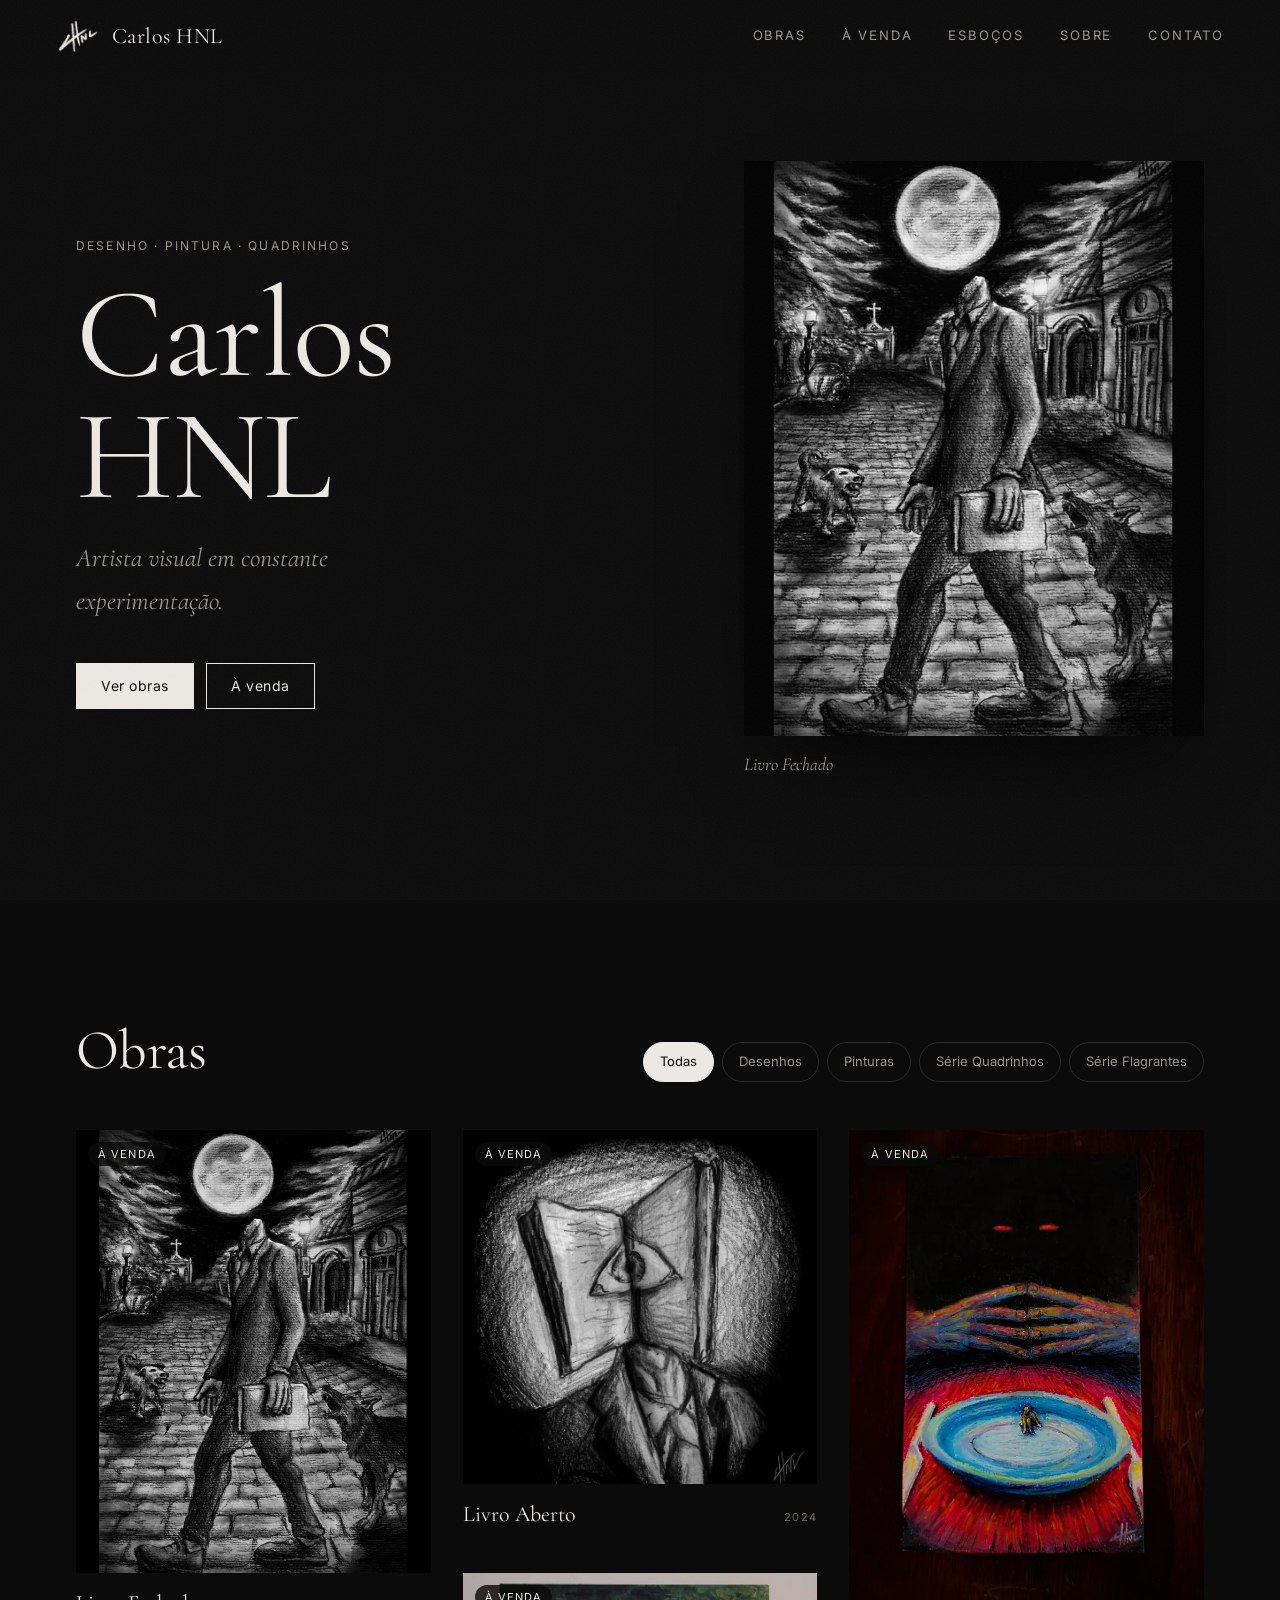
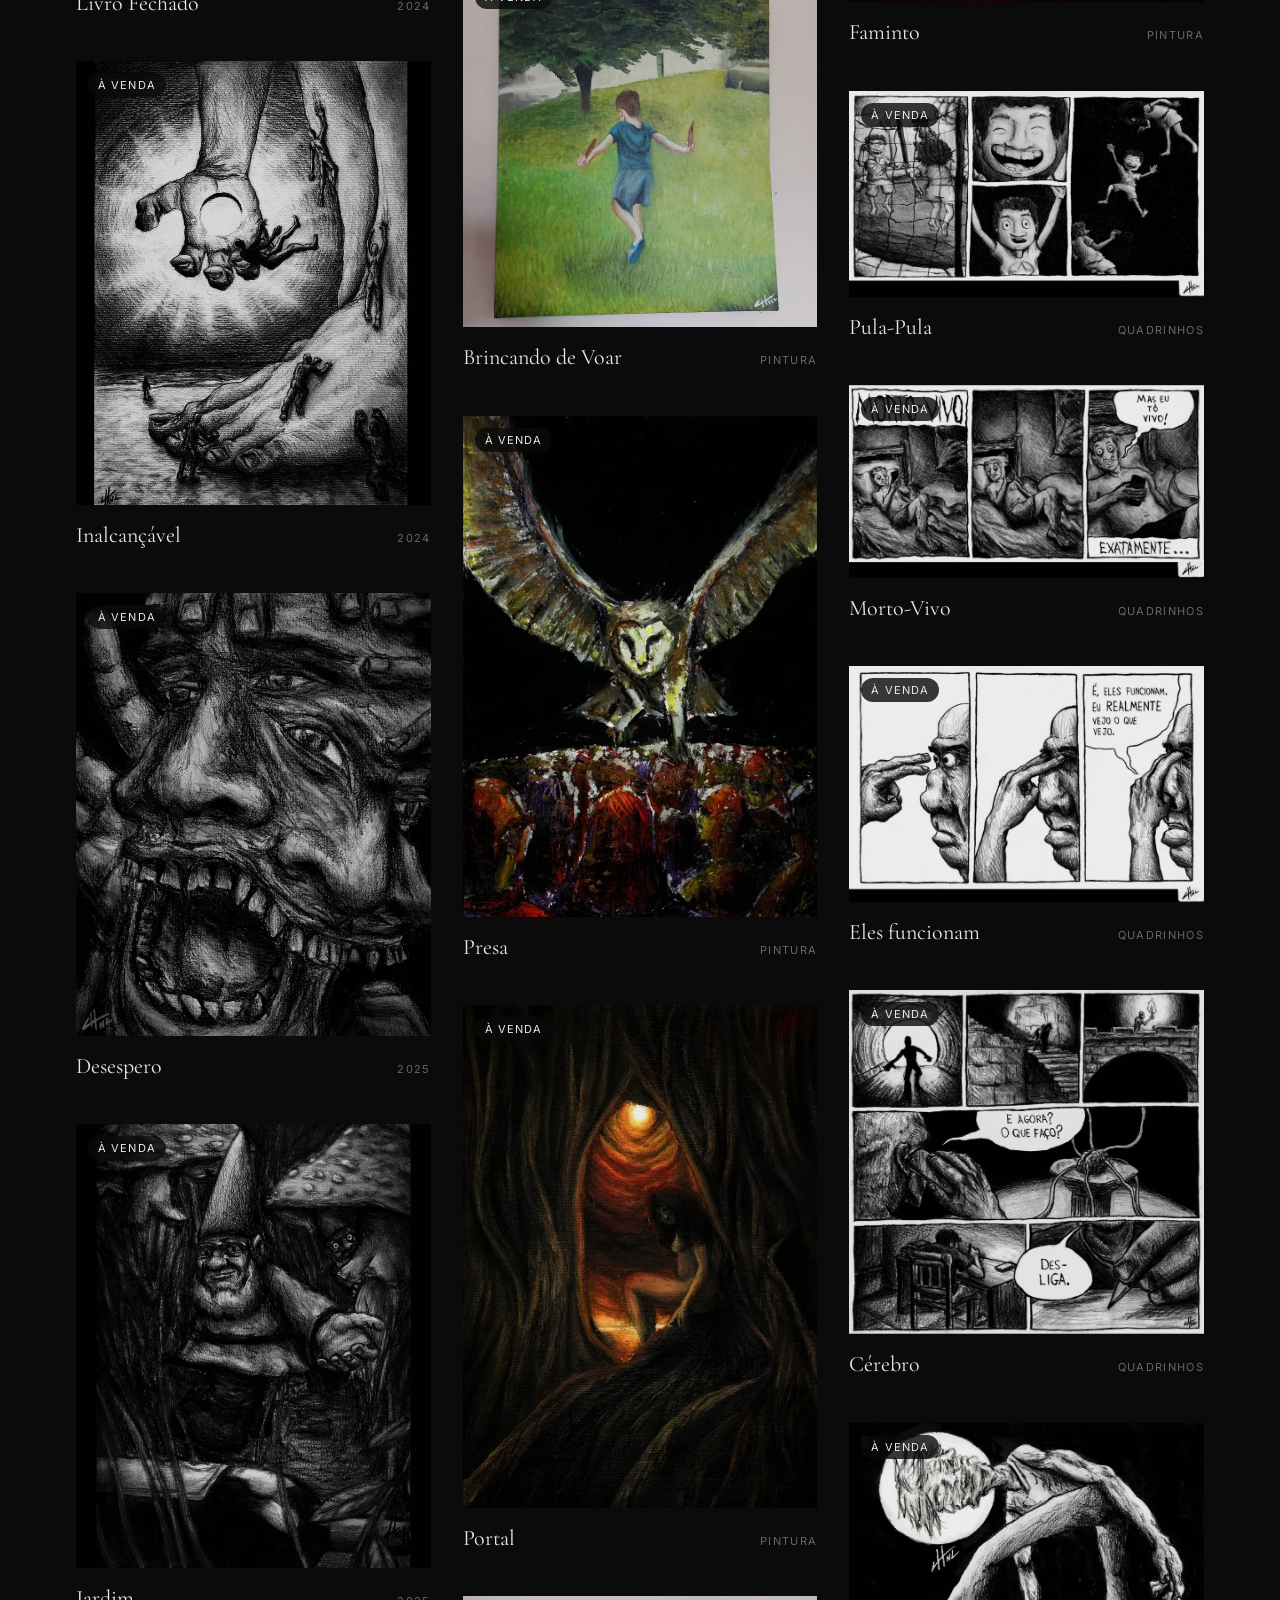
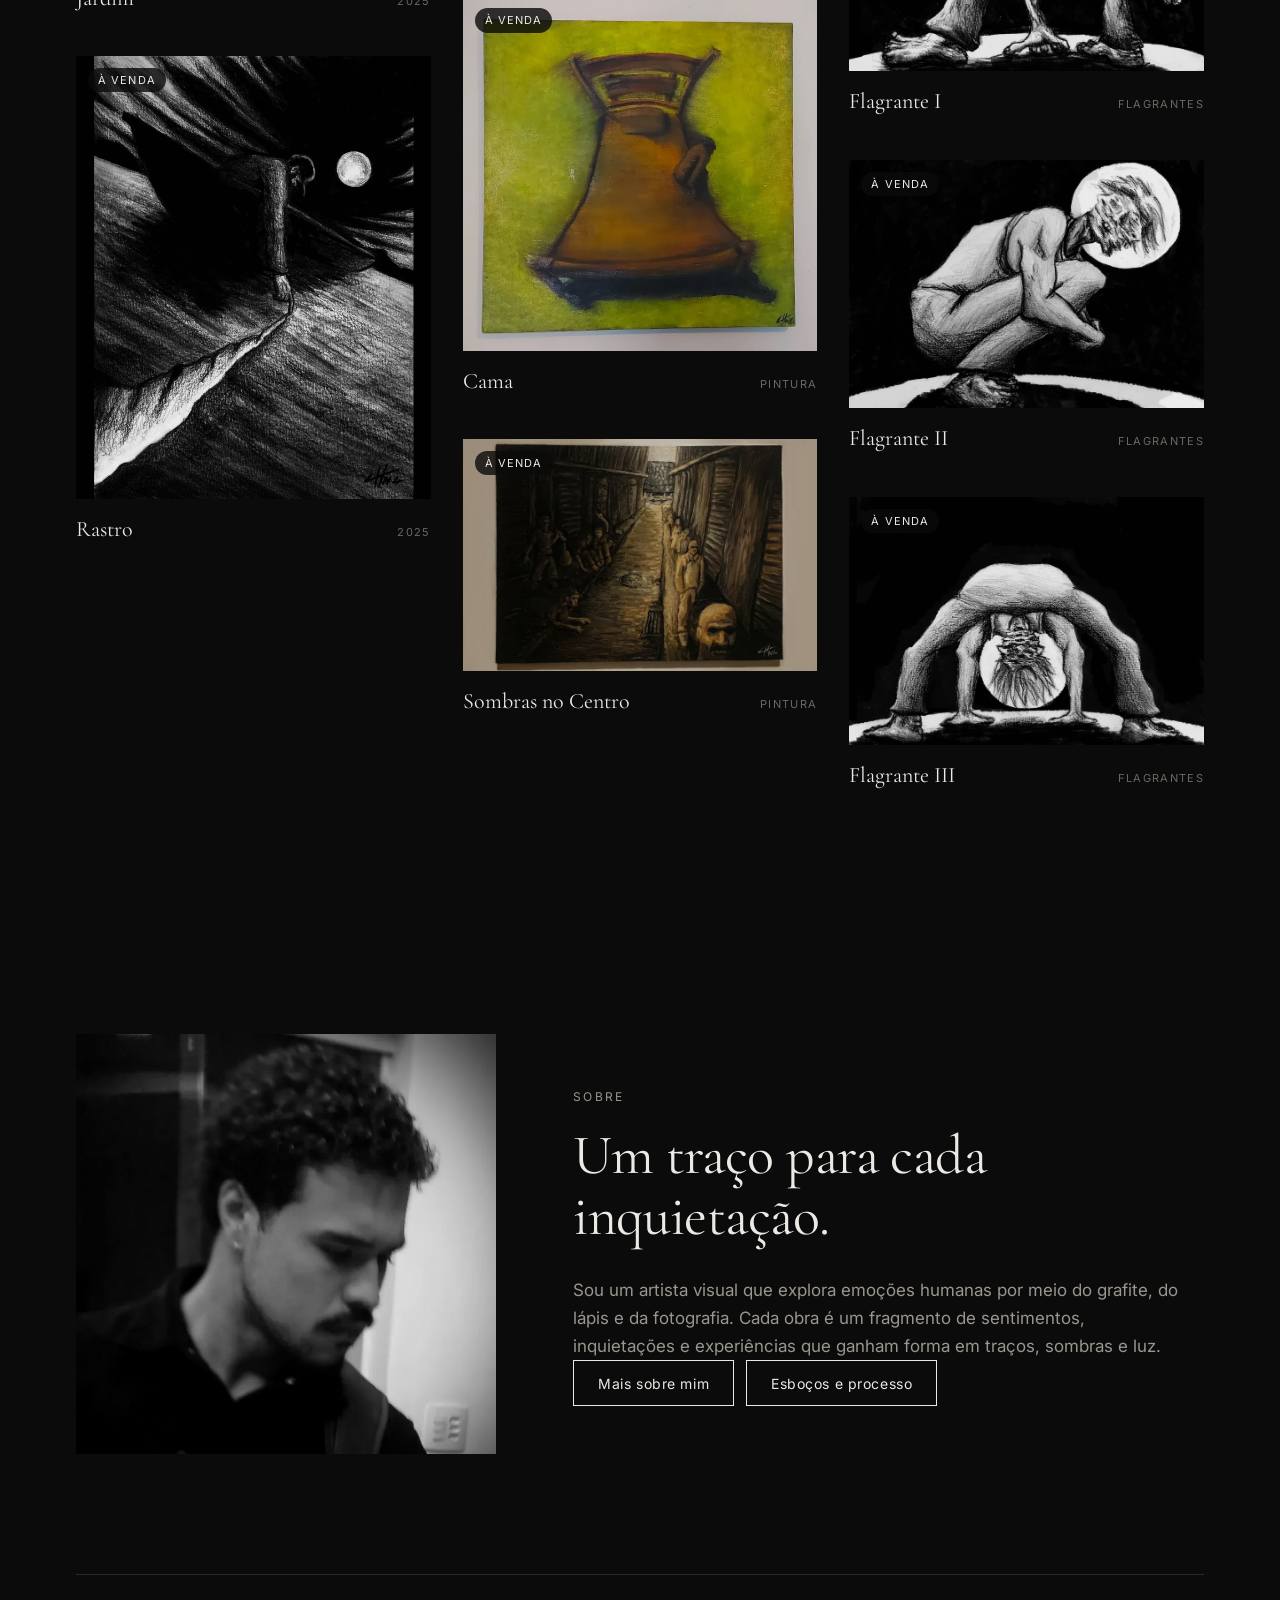
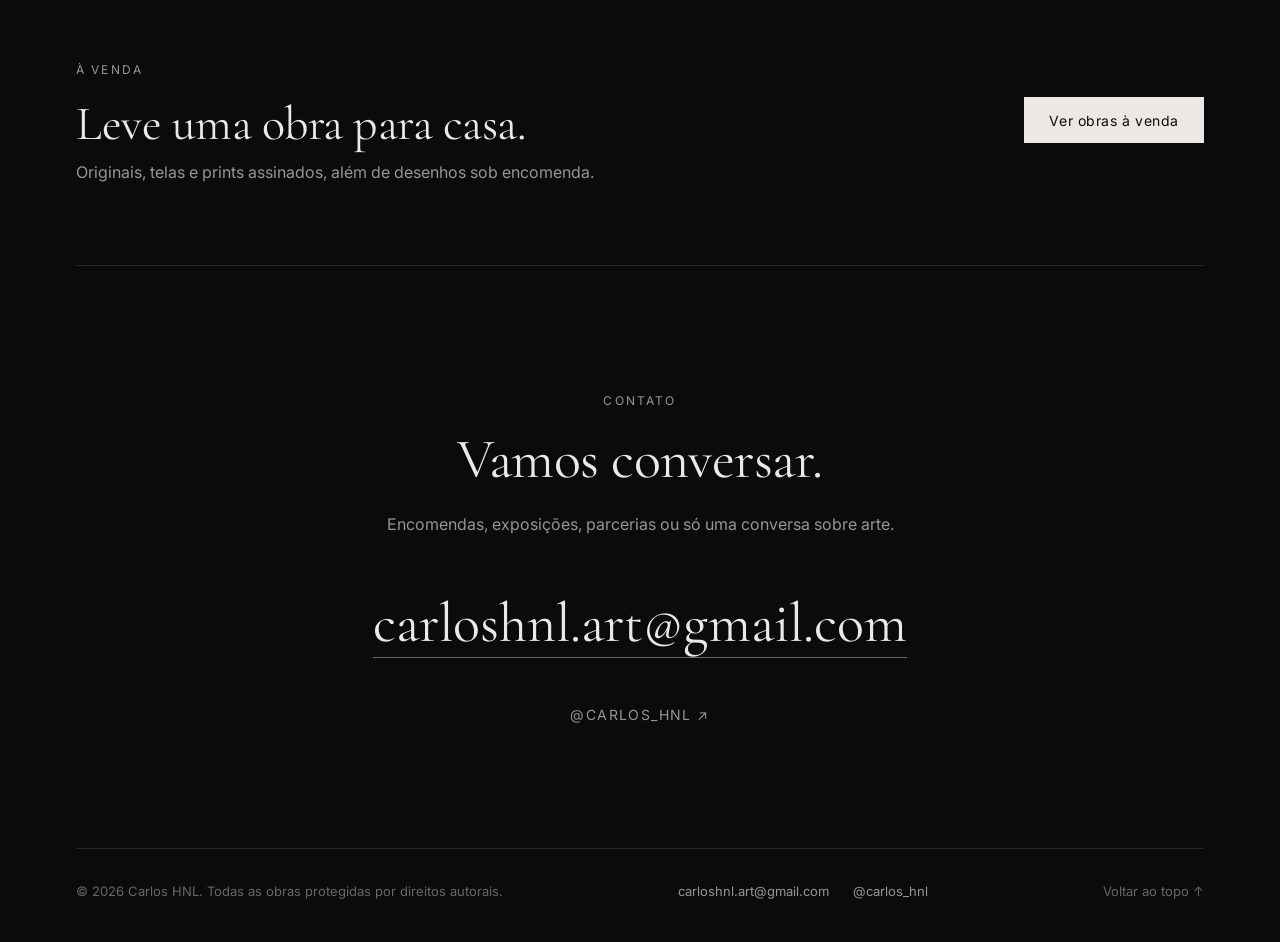
<file: index.html>
<!DOCTYPE html>
<html lang="pt-BR">
<head>
  <meta charset="UTF-8">
  <meta name="viewport" content="width=device-width, initial-scale=1.0">
  <title>Carlos HNL — Artista visual</title>
  <meta name="description" content="Carlos HNL, artista visual em constante experimentação: desenho, pintura e quadrinhos. Originais e prints à venda.">
  <meta name="theme-color" content="#0b0b0b">
  <meta property="og:type" content="website">
  <meta property="og:title" content="Carlos HNL — Artista visual">
  <meta property="og:description" content="Artista visual em constante experimentação. Desenho, pintura e quadrinhos.">
  <meta property="og:image" content="https://carlos-hnl.github.io/Portfolio-project/img/compartilhar.jpg">
  <meta property="og:url" content="https://carlos-hnl.github.io/Portfolio-project/">
  <meta name="twitter:card" content="summary_large_image">

  <link rel="icon" href="img/logo-192.png">
  <link rel="preconnect" href="https://fonts.googleapis.com">
  <link rel="preconnect" href="https://fonts.gstatic.com" crossorigin>
  <link href="https://fonts.googleapis.com/css2?family=Cormorant+Garamond:ital,wght@0,400;0,500;1,400&family=Inter:wght@400;500&display=swap" rel="stylesheet">
  <link rel="stylesheet" href="assets/style.css">
  <script src="assets/obras.js" defer></script>
  <script src="assets/imagens.js" defer></script>
  <script src="assets/main.js" defer></script>
</head>
<body data-pagina="inicio">
  <a class="pular" href="#conteudo">Pular para o conteúdo</a>
  <header class="topo"></header>

  <main id="conteudo">

    <section class="hero">
      <div class="hero-texto">
        <p class="rotulo">Desenho · Pintura · Quadrinhos</p>
        <h1 class="hero-nome" data-nome>Carlos HNL</h1>
        <p class="hero-sub" data-descricao>Artista visual em constante experimentação.</p>
        <div class="acoes">
          <a class="botao" href="#obras">Ver obras</a>
          <a class="botao botao-linha" href="venda.html">À venda</a>
        </div>
      </div>
      <a class="hero-obra" id="hero-obra" href="obra.html?id=livro-fechado">
        <img src="img/obras/livro-fechado-800.webp"
             srcset="img/obras/livro-fechado-800.webp 640w, img/obras/livro-fechado-1600.webp 1280w"
             sizes="(max-width: 800px) 90vw, 40vw"
             width="640" height="800" alt="" fetchpriority="high">
        <span class="legenda"></span>
      </a>
    </section>

    <section id="obras" class="secao">
      <div class="secao-cabeca">
        <h2>Obras</h2>
        <div class="filtros" id="filtros" role="group" aria-label="Filtrar obras"></div>
      </div>
      <div class="galeria" id="galeria"></div>
      <noscript><p>Ative o JavaScript para ver a galeria.</p></noscript>
    </section>

    <section class="secao sobre">
      <figure class="sobre-foto revelar">
        <img id="sobre-foto" src="img/obras/artista-800.webp" alt="Retrato do artista" width="800" height="800" loading="lazy">
      </figure>
      <div class="sobre-texto revelar">
        <p class="rotulo">Sobre</p>
        <h2 id="sobre-titulo"></h2>
        <p id="sobre-resumo"></p>
        <div class="acoes">
          <a class="botao botao-linha" href="sobre.html">Mais sobre mim</a>
          <a class="botao botao-linha" href="esbocos.html">Esboços e processo</a>
        </div>
      </div>
    </section>

    <section class="faixa revelar">
      <div>
        <p class="rotulo">À venda</p>
        <h2>Leve uma obra para casa.</h2>
        <p>Originais, telas e prints assinados, além de desenhos sob encomenda.</p>
      </div>
      <a class="botao" href="venda.html">Ver obras à venda</a>
    </section>

    <section id="contato" class="secao contato revelar">
      <p class="rotulo">Contato</p>
      <h2>Vamos conversar.</h2>
      <p>Encomendas, exposições, parcerias ou só uma conversa sobre arte.</p>
      <a class="contato-email" data-email href="#"></a>
      <ul class="contato-links" data-redes></ul>
    </section>

  </main>

  <footer class="rodape"></footer>
</body>
</html>
</file>
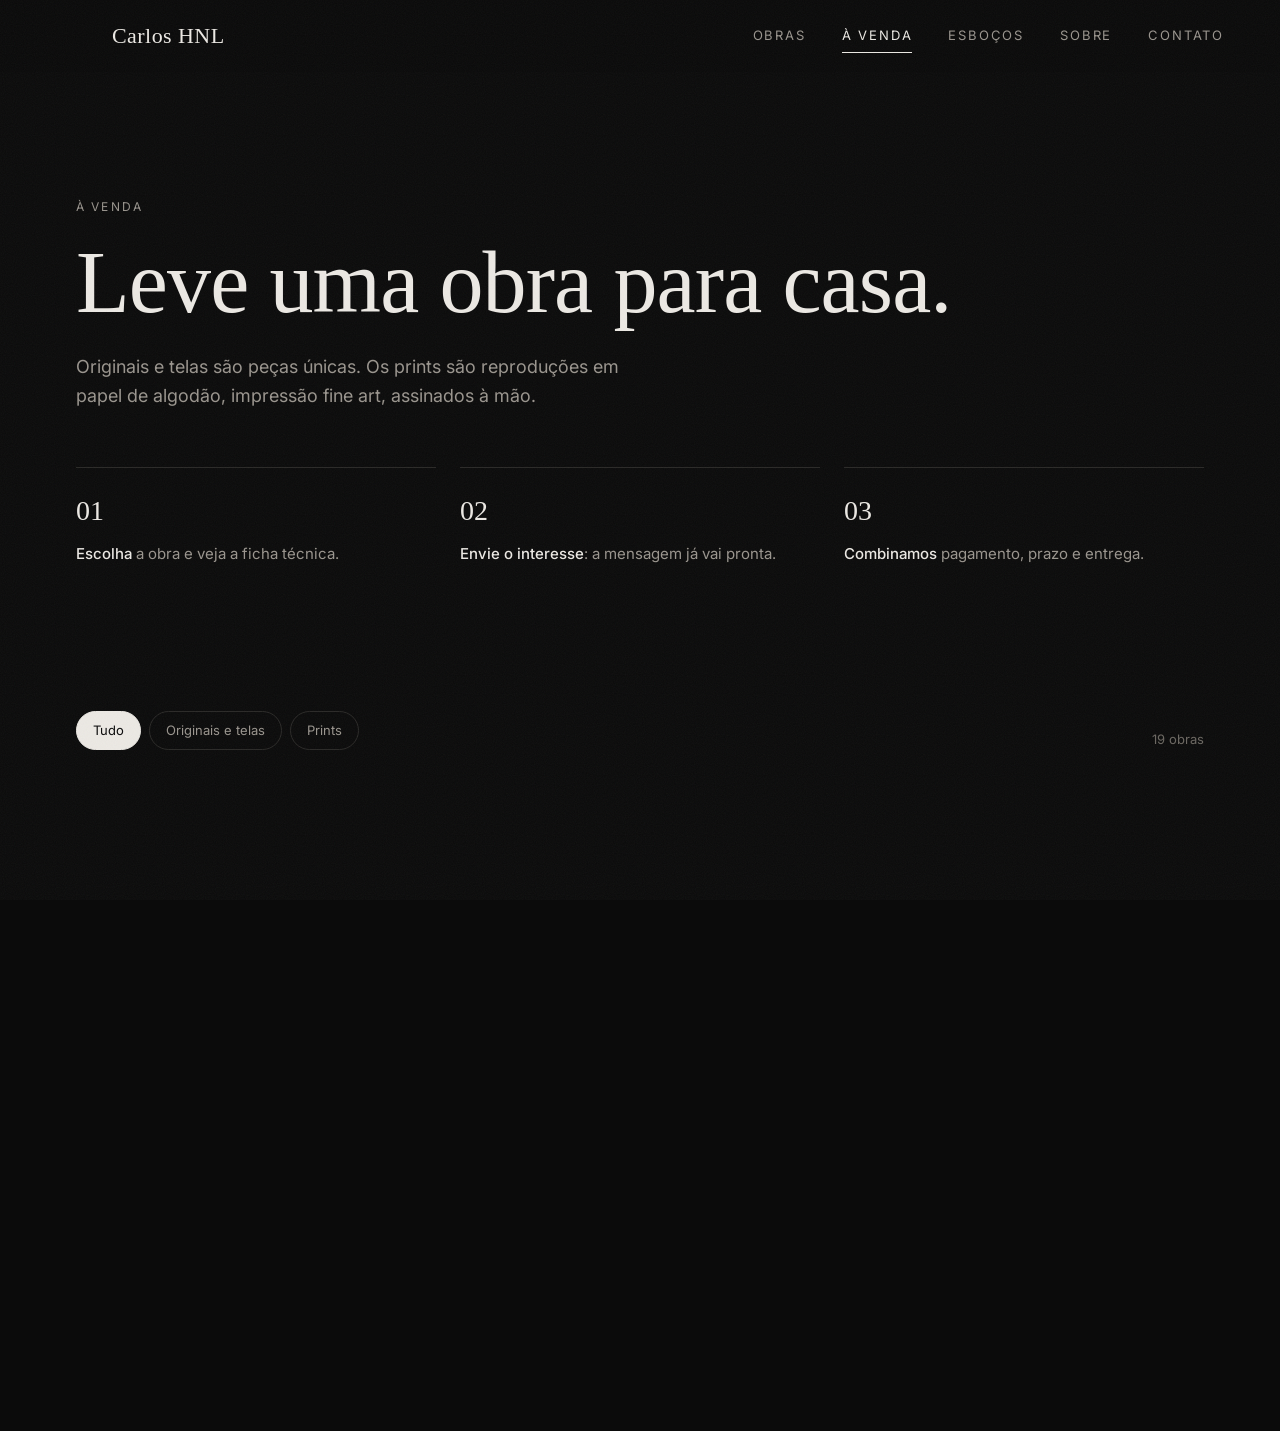
<file: prints.html>
<!DOCTYPE html>
<html lang="pt-BR">
<head>
  <meta charset="UTF-8">
  <title>Página movida — Carlos HNL</title>
  <!-- A antiga página de prints agora faz parte de "À venda" -->
  <meta http-equiv="refresh" content="0; url=venda.html">
  <link rel="canonical" href="venda.html">
  <meta name="robots" content="noindex">
</head>
<body style="background:#0b0b0b;color:#ece9e4;font-family:Georgia,serif;padding:40px">
  <p>Esta página mudou. <a style="color:inherit" href="venda.html">Ir para À venda</a>.</p>
</body>
</html>
</file>
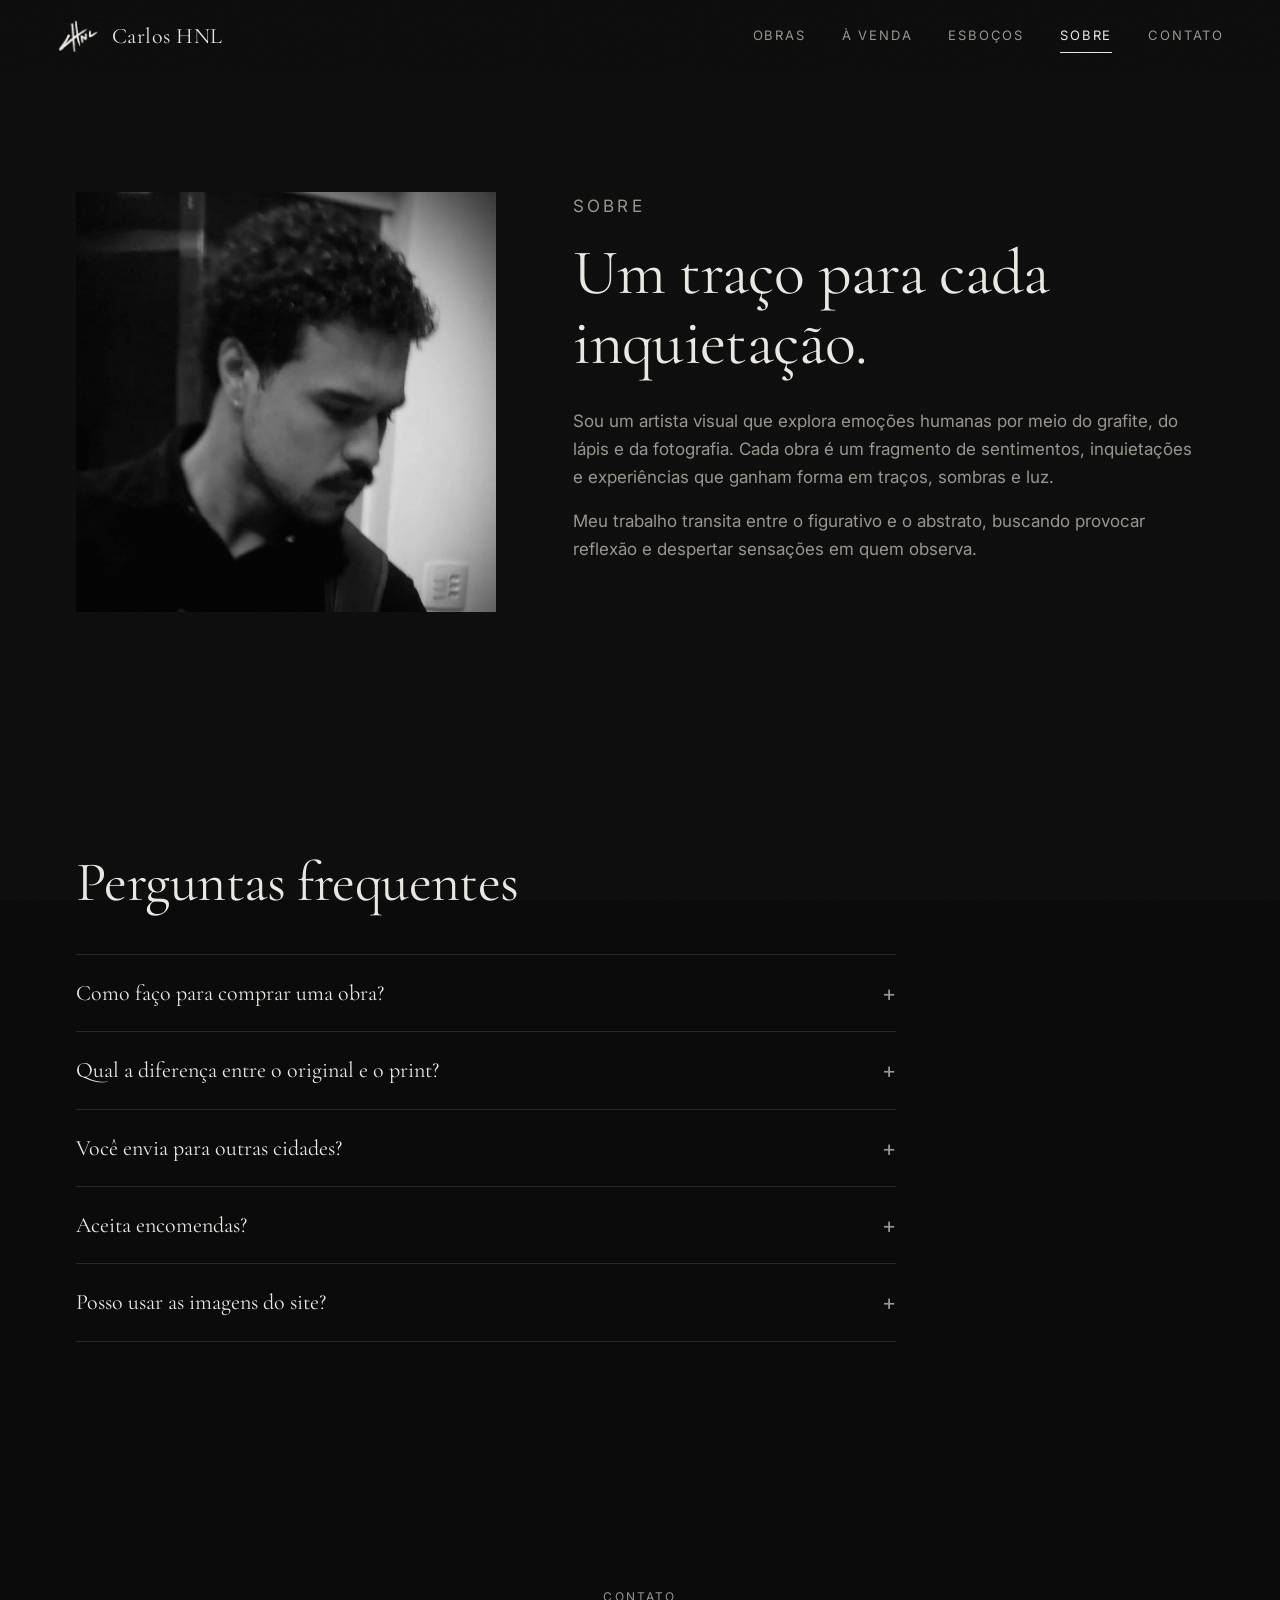
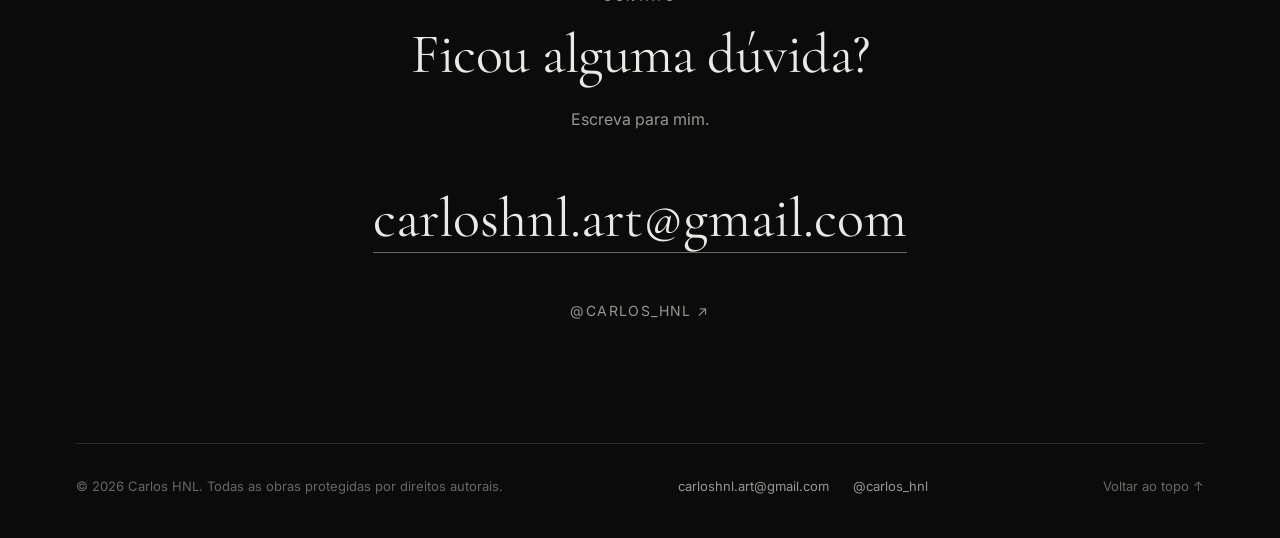
<file: sobre.html>
<!DOCTYPE html>
<html lang="pt-BR">
<head>
  <meta charset="UTF-8">
  <meta name="viewport" content="width=device-width, initial-scale=1.0">
  <title>Sobre — Carlos HNL</title>
  <meta name="description" content="Sobre Carlos HNL: biografia, exposições, publicações e perguntas frequentes.">
  <meta name="theme-color" content="#0b0b0b">
  <meta property="og:type" content="profile">
  <meta property="og:title" content="Sobre — Carlos HNL">
  <meta property="og:image" content="https://carlos-hnl.github.io/Portfolio-project/img/compartilhar.jpg">

  <link rel="icon" href="img/logo-192.png">
  <link rel="preconnect" href="https://fonts.googleapis.com">
  <link rel="preconnect" href="https://fonts.gstatic.com" crossorigin>
  <link href="https://fonts.googleapis.com/css2?family=Cormorant+Garamond:ital,wght@0,400;0,500;1,400&family=Inter:wght@400;500&display=swap" rel="stylesheet">
  <link rel="stylesheet" href="assets/style.css">
  <script src="assets/obras.js" defer></script>
  <script src="assets/imagens.js" defer></script>
  <script src="assets/main.js" defer></script>
</head>
<body data-pagina="sobre">
  <a class="pular" href="#conteudo">Pular para o conteúdo</a>
  <header class="topo"></header>

  <main id="conteudo">
    <section class="secao sobre sobre-pagina">
      <figure class="sobre-foto">
        <img id="sobre-foto" src="" alt="Retrato do artista" loading="eager">
      </figure>
      <div class="sobre-texto">
        <p class="rotulo">Sobre</p>
        <h1 id="sobre-titulo"></h1>
        <div id="sobre-bio"></div>
        <p class="sobre-local" id="sobre-local"></p>
      </div>
    </section>

    <section class="secao curriculo" id="curriculo" hidden>
      <h2>Trajetória</h2>
      <div class="curriculo-colunas" id="curriculo-colunas"></div>
    </section>

    <section class="secao faq revelar" id="faq">
      <h2>Perguntas frequentes</h2>
      <div class="faq-lista" id="faq-lista"></div>
    </section>

    <section class="secao contato revelar" id="contato">
      <p class="rotulo">Contato</p>
      <h2>Ficou alguma dúvida?</h2>
      <p>Escreva para mim.</p>
      <a class="contato-email" data-email href="#"></a>
      <ul class="contato-links" data-redes></ul>
    </section>
  </main>

  <footer class="rodape"></footer>
</body>
</html>
</file>
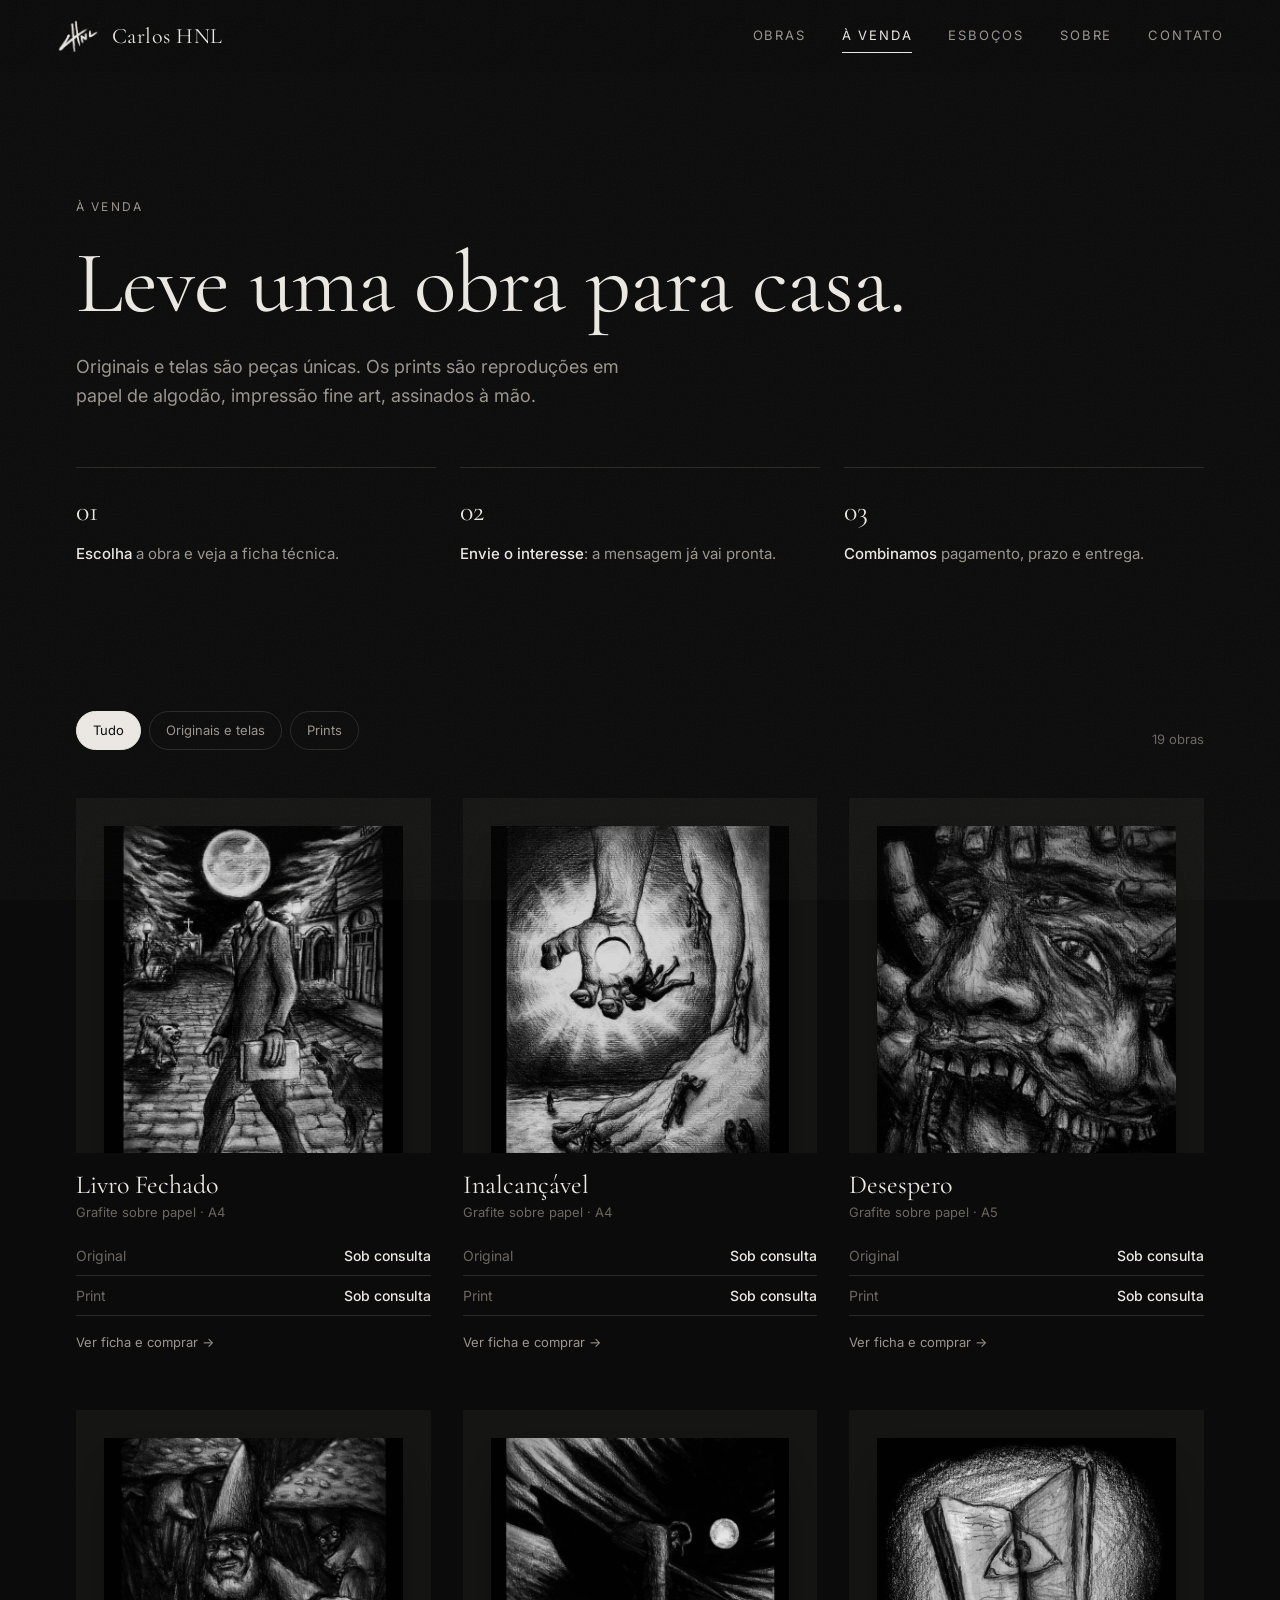
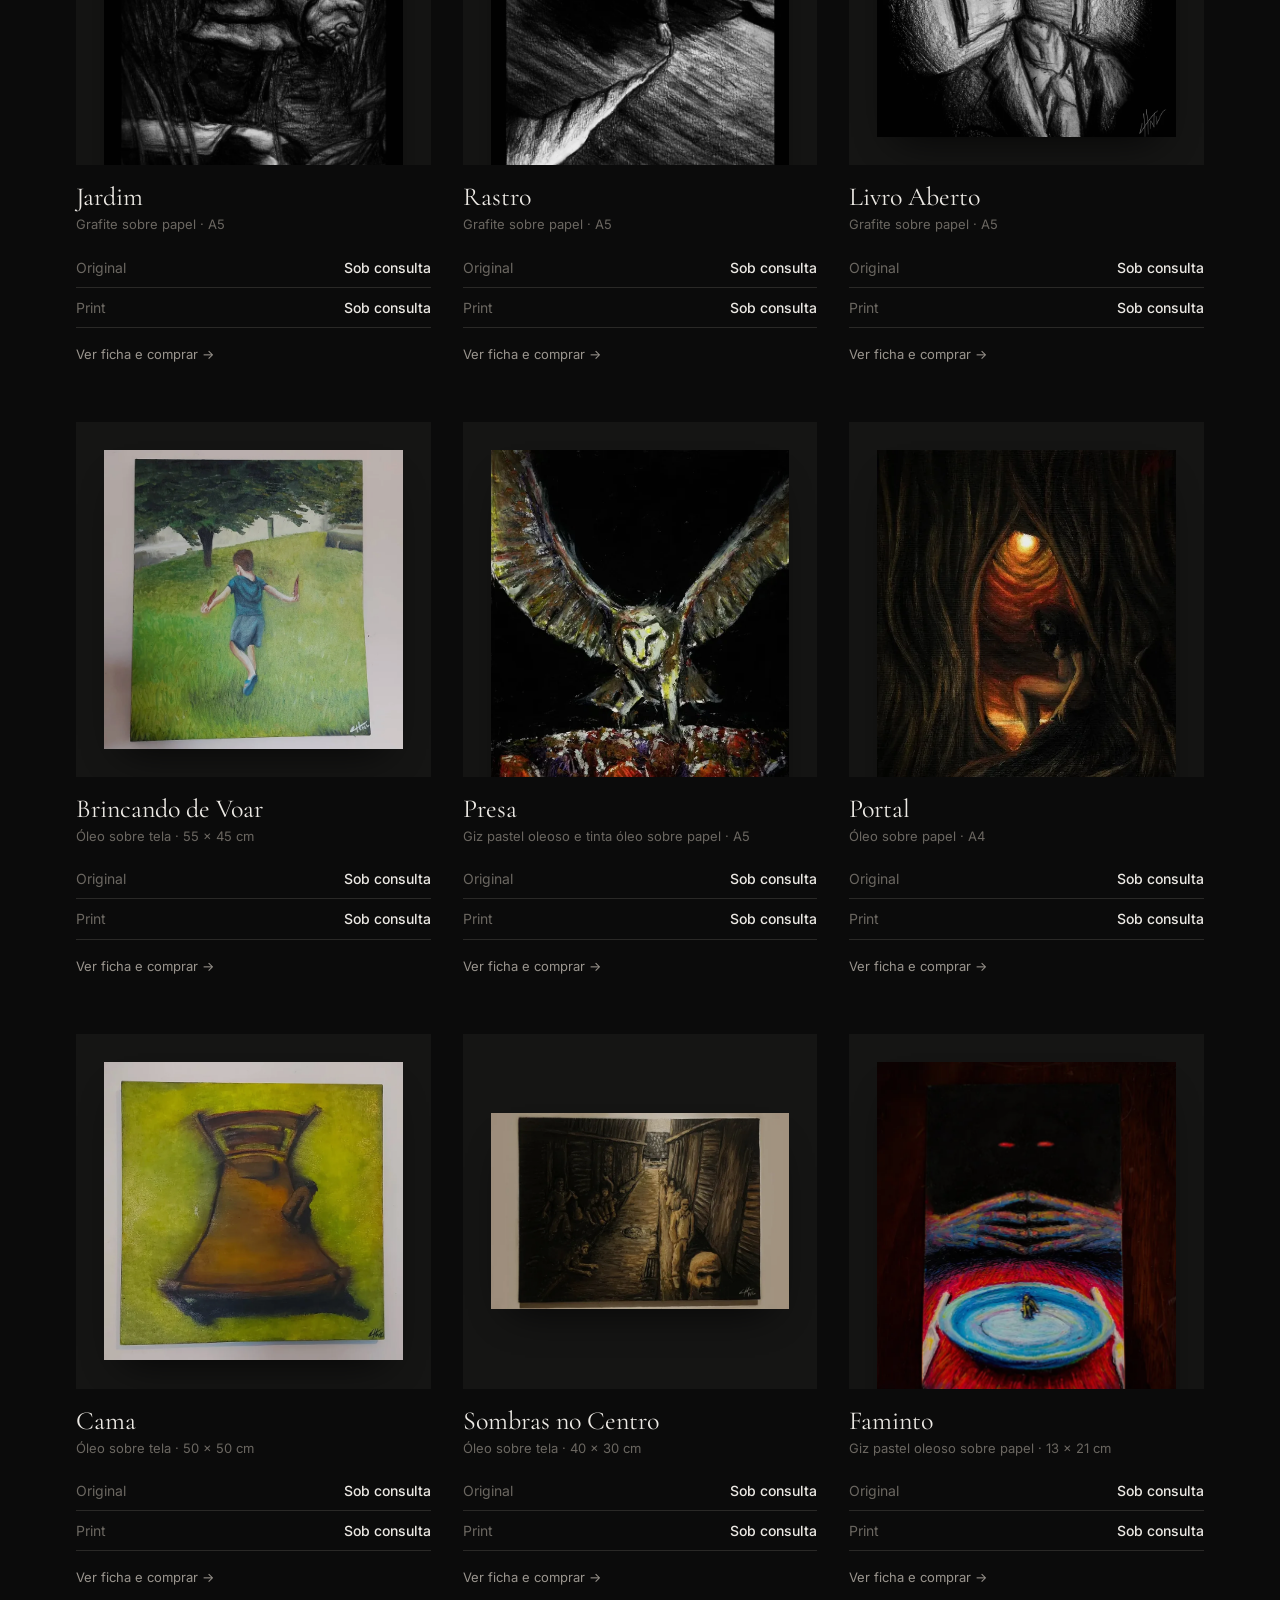
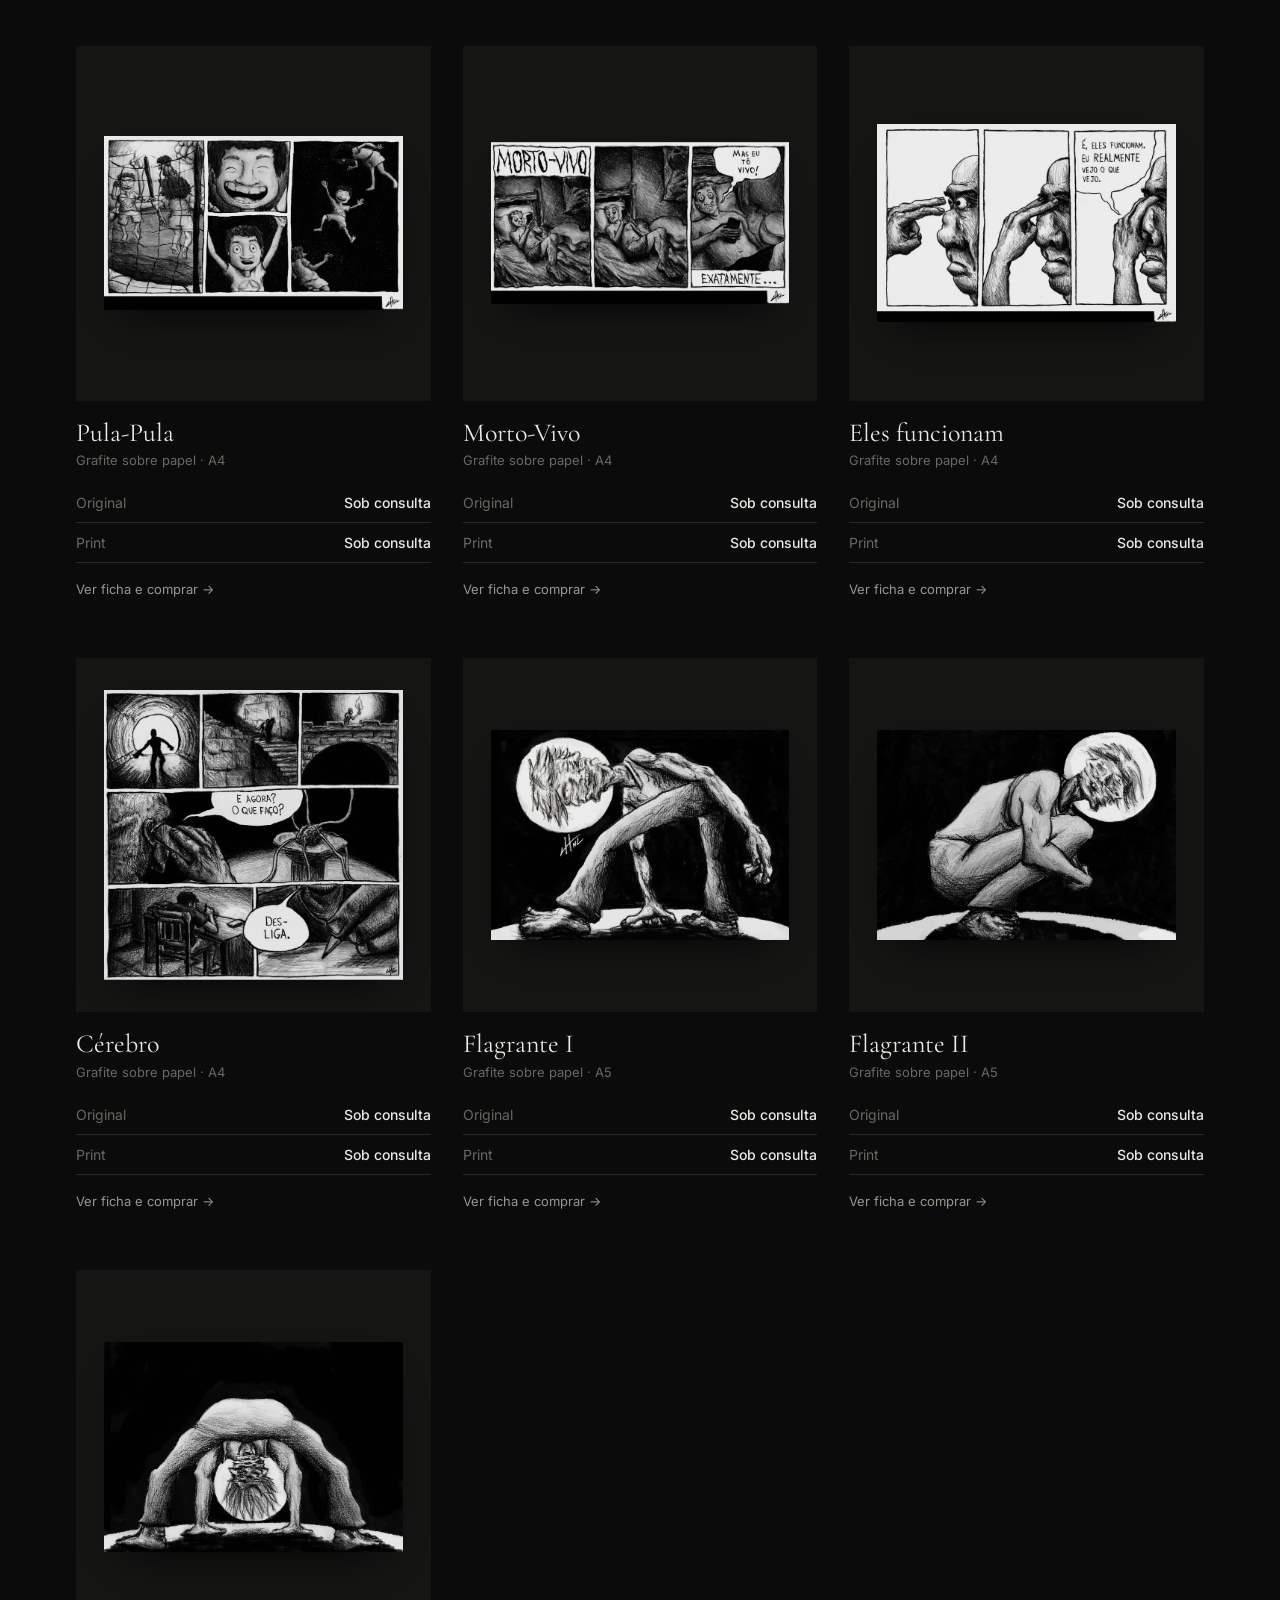
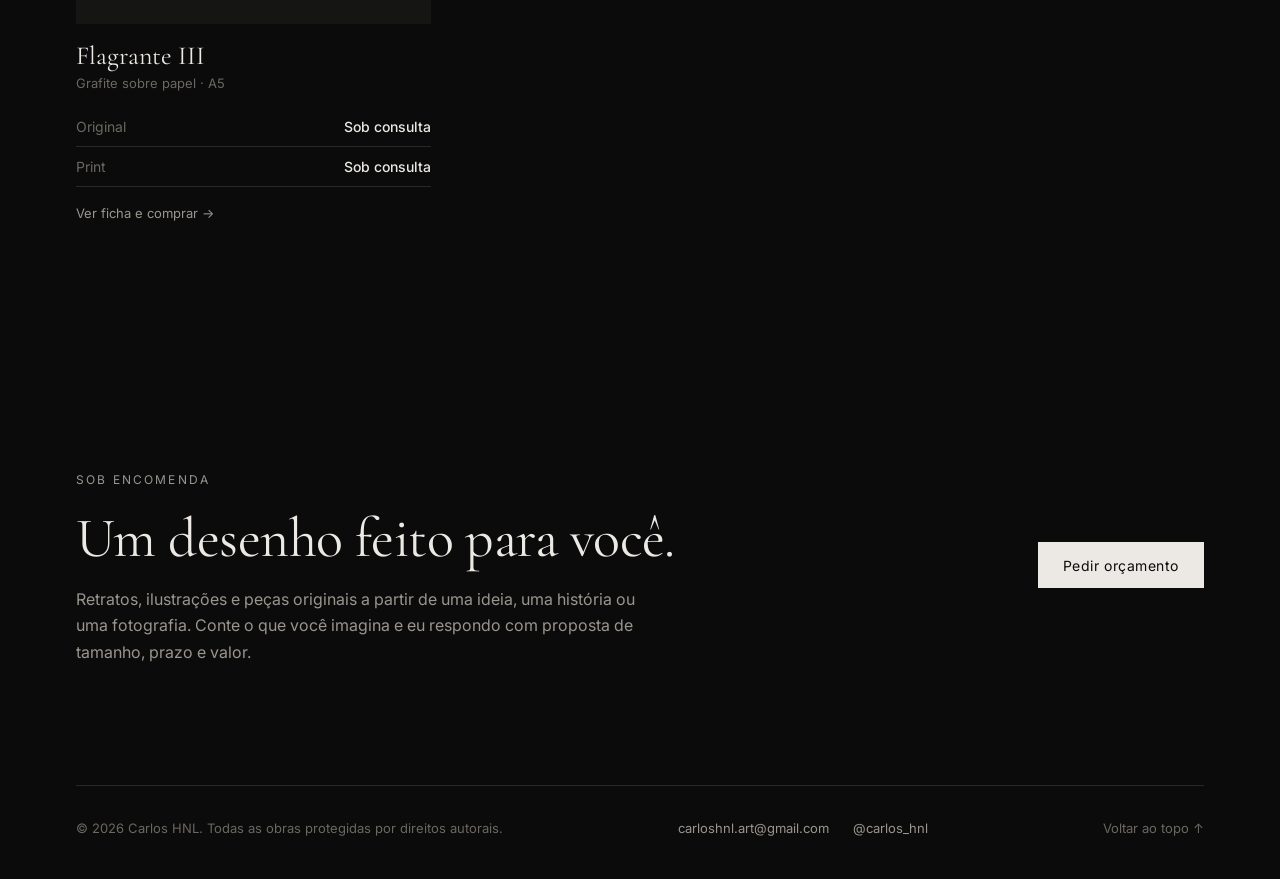
<file: venda.html>
<!DOCTYPE html>
<html lang="pt-BR">
<head>
  <meta charset="UTF-8">
  <meta name="viewport" content="width=device-width, initial-scale=1.0">
  <title>À venda — Carlos HNL</title>
  <meta name="description" content="Originais, telas e prints de Carlos HNL à venda, além de desenhos sob encomenda.">
  <meta name="theme-color" content="#0b0b0b">
  <meta property="og:type" content="website">
  <meta property="og:title" content="À venda — Carlos HNL">
  <meta property="og:description" content="Originais, telas e prints assinados.">
  <meta property="og:image" content="https://carlos-hnl.github.io/Portfolio-project/img/compartilhar.jpg">

  <link rel="icon" href="img/logo-192.png">
  <link rel="preconnect" href="https://fonts.googleapis.com">
  <link rel="preconnect" href="https://fonts.gstatic.com" crossorigin>
  <link href="https://fonts.googleapis.com/css2?family=Cormorant+Garamond:ital,wght@0,400;0,500;1,400&family=Inter:wght@400;500&display=swap" rel="stylesheet">
  <link rel="stylesheet" href="assets/style.css">
  <script src="assets/obras.js" defer></script>
  <script src="assets/imagens.js" defer></script>
  <script src="assets/main.js" defer></script>
</head>
<body data-pagina="venda">
  <a class="pular" href="#conteudo">Pular para o conteúdo</a>
  <header class="topo"></header>

  <main id="conteudo">
    <section class="secao intro">
      <p class="rotulo">À venda</p>
      <h1>Leve uma obra para casa.</h1>
      <p>Originais e telas são peças únicas. Os prints são reproduções em <span data-papel></span>, <span data-observacao></span></p>

      <ol class="passos">
        <li><strong>Escolha</strong> a obra e veja a ficha técnica.</li>
        <li><strong>Envie o interesse</strong>: a mensagem já vai pronta.</li>
        <li><strong>Combinamos</strong> pagamento, prazo e entrega.</li>
      </ol>
    </section>

    <section class="secao">
      <div class="secao-cabeca">
        <h2 class="visualmente-oculto">Catálogo</h2>
        <div class="filtros" role="group" aria-label="Filtrar">
          <button class="filtro ativo" data-filtro="todos" aria-pressed="true">Tudo</button>
          <button class="filtro" data-filtro="original" aria-pressed="false">Originais e telas</button>
          <button class="filtro" data-filtro="print" aria-pressed="false">Prints</button>
        </div>
        <p class="contagem" id="contagem"></p>
      </div>
      <div class="catalogo" id="catalogo"></div>
      <p class="vazio" id="vazio" hidden>Nada nesta categoria no momento.</p>
    </section>

    <section class="secao encomenda revelar">
      <div>
        <p class="rotulo">Sob encomenda</p>
        <h2>Um desenho feito para você.</h2>
        <p>
          Retratos, ilustrações e peças originais a partir de uma ideia, uma história ou uma fotografia.
          Conte o que você imagina e eu respondo com proposta de tamanho, prazo e valor.
        </p>
      </div>
      <a class="botao" id="botao-encomenda" href="#" target="_blank" rel="noopener">Pedir orçamento</a>
    </section>
  </main>

  <footer class="rodape"></footer>
</body>
</html>
</file>
<file: assets/style.css>
/* ============================================================
   Cores e medidas — troque aqui para mudar o site inteiro
   ============================================================ */
:root {
  --fundo: #0b0b0b;
  --fundo-2: #151514;
  --linha: #2a2927;
  --texto: #ece9e4;
  --texto-2: #9a958e;
  --texto-3: #6b6761;

  --serifa: "Cormorant Garamond", Georgia, serif;
  --sans: "Inter", system-ui, -apple-system, sans-serif;

  --largura: 1240px;
  --margem: clamp(20px, 5vw, 56px);
  --topo: 72px;
}

/* ---------- Base ---------- */
*,
*::before,
*::after {
  margin: 0;
  padding: 0;
  box-sizing: border-box;
}

html {
  scroll-behavior: smooth;
  scroll-padding-top: calc(var(--topo) + 16px);
  -webkit-text-size-adjust: 100%;
}

body {
  background: var(--fundo);
  color: var(--texto);
  font-family: var(--sans);
  font-size: 16px;
  line-height: 1.65;
  -webkit-font-smoothing: antialiased;
}

/* Grão de papel bem sutil sobre o fundo */
body::before {
  content: "";
  position: fixed;
  inset: 0;
  pointer-events: none;
  z-index: 100;
  opacity: 0.05;
  background-image: url("data:image/svg+xml,%3Csvg xmlns='http://www.w3.org/2000/svg' width='160' height='160'%3E%3Cfilter id='n'%3E%3CfeTurbulence type='fractalNoise' baseFrequency='.9' numOctaves='2' stitchTiles='stitch'/%3E%3C/filter%3E%3Crect width='100%25' height='100%25' filter='url(%23n)'/%3E%3C/svg%3E");
}

img {
  display: block;
  max-width: 100%;
  height: auto;
}

a {
  color: inherit;
}

button {
  font: inherit;
  color: inherit;
}

h1,
h2 {
  font-family: var(--serifa);
  font-weight: 400;
  line-height: 1.1;
  letter-spacing: -0.01em;
}

h1 em,
h2 em {
  font-style: italic;
  color: var(--texto-2);
}

:focus-visible {
  outline: 1px solid var(--texto);
  outline-offset: 4px;
}

::selection {
  background: var(--texto);
  color: var(--fundo);
}

[hidden] {
  display: none !important;
}

.pular {
  position: absolute;
  left: -9999px;
  top: 8px;
  z-index: 60;
  background: var(--texto);
  color: var(--fundo);
  padding: 8px 14px;
}

.pular:focus {
  left: 8px;
}

.rotulo {
  display: inline-block;
  font-size: 12px;
  letter-spacing: 0.18em;
  text-transform: uppercase;
  color: var(--texto-2);
  text-decoration: none;
  margin-bottom: 18px;
}

/* ---------- Botões ---------- */
.acoes {
  display: flex;
  flex-wrap: wrap;
  gap: 12px;
}

.botao {
  display: inline-flex;
  align-items: center;
  justify-content: center;
  min-height: 46px;
  padding: 0 24px;
  border: 1px solid var(--texto);
  background: var(--texto);
  color: var(--fundo);
  font-size: 14px;
  letter-spacing: 0.04em;
  text-decoration: none;
  cursor: pointer;
  transition: background 0.25s, color 0.25s;
}

.botao:hover {
  background: transparent;
  color: var(--texto);
}

.botao-linha {
  background: transparent;
  color: var(--texto);
}

.botao-linha:hover {
  background: var(--texto);
  color: var(--fundo);
}

/* ---------- Cabeçalho ---------- */
.topo {
  position: sticky;
  top: 0;
  z-index: 50;
  height: var(--topo);
  display: flex;
  align-items: center;
  justify-content: space-between;
  padding: 0 var(--margem);
  background: rgba(11, 11, 11, 0.85);
  backdrop-filter: blur(10px);
  -webkit-backdrop-filter: blur(10px);
}

.marca {
  display: flex;
  align-items: center;
  gap: 12px;
  text-decoration: none;
}

.marca img {
  width: 44px;
  height: 44px;
}

.marca-nome {
  font-family: var(--serifa);
  font-size: 22px;
  letter-spacing: 0.02em;
  white-space: nowrap;
}

.menu {
  display: flex;
  gap: 36px;
}

.menu a {
  position: relative;
  font-size: 13px;
  letter-spacing: 0.14em;
  text-transform: uppercase;
  text-decoration: none;
  color: var(--texto-2);
  transition: color 0.2s;
}

.menu a::after {
  content: "";
  position: absolute;
  left: 0;
  right: 0;
  bottom: -6px;
  height: 1px;
  background: currentColor;
  transform: scaleX(0);
  transform-origin: left;
  transition: transform 0.3s;
}

.menu a:hover,
.menu a[aria-current="page"] {
  color: var(--texto);
}

.menu a:hover::after,
.menu a[aria-current="page"]::after {
  transform: scaleX(1);
}

.menu-botao {
  display: none;
  background: none;
  border: 1px solid var(--linha);
  padding: 8px 14px;
  font-size: 12px;
  letter-spacing: 0.14em;
  text-transform: uppercase;
  cursor: pointer;
}

/* ---------- Seções ---------- */
.secao {
  max-width: var(--largura);
  margin: 0 auto;
  padding: clamp(64px, 10vw, 120px) var(--margem);
}

.secao h2 {
  font-size: clamp(36px, 5vw, 56px);
}

.secao-cabeca {
  display: flex;
  flex-wrap: wrap;
  align-items: end;
  justify-content: space-between;
  gap: 24px;
  margin-bottom: 48px;
}

/* ---------- Hero ---------- */
.hero {
  max-width: var(--largura);
  margin: 0 auto;
  min-height: calc(100vh - var(--topo));
  min-height: calc(100svh - var(--topo));
  display: grid;
  grid-template-columns: 1.1fr 0.9fr;
  align-items: center;
  gap: clamp(32px, 6vw, 96px);
  padding: 48px var(--margem) 80px;
}

.hero h1 {
  font-size: clamp(44px, 7vw, 92px);
  margin-bottom: 24px;
}

.hero .hero-nome {
  font-size: clamp(56px, 10vw, 128px);
  line-height: 0.95;
  margin-bottom: 20px;
}

.hero-sub {
  color: var(--texto-2);
  font-family: var(--serifa);
  font-style: italic;
  font-size: clamp(20px, 2.2vw, 26px);
  max-width: 32ch;
  margin-bottom: 40px;
}

.hero-obra {
  display: block;
  justify-self: end;
  max-width: 460px;
  width: 100%;
  text-decoration: none;
  animation: surgir 1.2s ease both 0.2s;
}

.hero-obra img {
  width: 100%;
  box-shadow: 0 40px 80px -30px rgba(0, 0, 0, 0.9);
  transition: transform 0.8s ease;
}

.hero-obra:hover img {
  transform: scale(1.015);
}

.hero-obra .legenda {
  display: block;
  margin-top: 14px;
  font-family: var(--serifa);
  font-style: italic;
  font-size: 18px;
  color: var(--texto-2);
}

.hero-texto > * {
  animation: surgir 1s ease both;
}

.hero-texto > :nth-child(2) { animation-delay: 0.1s; }
.hero-texto > :nth-child(3) { animation-delay: 0.2s; }
.hero-texto > :nth-child(4) { animation-delay: 0.3s; }

@keyframes surgir {
  from {
    opacity: 0;
    transform: translateY(16px);
  }
}

/* ---------- Filtros ---------- */
.filtros {
  display: flex;
  flex-wrap: wrap;
  gap: 8px;
}

.filtro {
  background: none;
  border: 1px solid var(--linha);
  padding: 8px 16px;
  font-size: 13px;
  color: var(--texto-2);
  cursor: pointer;
  border-radius: 999px;
  transition: all 0.2s;
}

.filtro:hover {
  color: var(--texto);
  border-color: var(--texto-3);
}

.filtro.ativo {
  background: var(--texto);
  border-color: var(--texto);
  color: var(--fundo);
}

/* ---------- Galeria (estilo mural, respeita o formato de cada obra) ---------- */
.galeria {
  columns: 3 280px;
  column-gap: 32px;
}

.cartao {
  display: block;
  break-inside: avoid;
  margin-bottom: 40px;
  text-decoration: none;
}

.moldura {
  display: block;
  overflow: hidden;
  background: var(--fundo-2);
}

.moldura img {
  width: 100%;
  opacity: 0.92;
  transition: transform 0.7s ease, opacity 0.4s;
}

.cartao:hover .moldura img,
.tira-item:hover img,
.esboco:hover .moldura img {
  transform: scale(1.03);
  opacity: 1;
}

.cartao-legenda {
  display: flex;
  justify-content: space-between;
  align-items: baseline;
  gap: 12px;
  padding-top: 12px;
}

.cartao-titulo {
  font-family: var(--serifa);
  font-size: 22px;
}

.cartao-serie {
  font-size: 11px;
  letter-spacing: 0.12em;
  text-transform: uppercase;
  color: var(--texto-3);
}

/* ---------- Sobre ---------- */
.sobre {
  display: grid;
  grid-template-columns: 0.8fr 1.2fr;
  gap: clamp(32px, 6vw, 96px);
  align-items: center;
}

.sobre-foto img {
  width: 100%;
  filter: grayscale(1) contrast(1.05);
}

.sobre-texto h2 {
  margin-bottom: 28px;
}

.sobre-texto p:not(.rotulo) {
  color: var(--texto-2);
  font-size: 17px;
  max-width: 56ch;
}

.sobre-texto p + p {
  margin-top: 16px;
}

/* ---------- Faixa À venda ---------- */
.faixa {
  max-width: calc(var(--largura) - 2 * var(--margem));
  margin: 0 auto;
  padding: clamp(48px, 7vw, 80px) 0;
  display: flex;
  flex-wrap: wrap;
  align-items: center;
  justify-content: space-between;
  gap: 32px;
  border-top: 1px solid var(--linha);
  border-bottom: 1px solid var(--linha);
}

@media (max-width: 1240px) {
  .faixa {
    margin: 0 var(--margem);
  }
}

.faixa h2 {
  font-size: clamp(32px, 4vw, 48px);
  margin-bottom: 8px;
}

.faixa p:not(.rotulo) {
  color: var(--texto-2);
}

/* ---------- Contato ---------- */
.contato {
  text-align: center;
}

.contato p:not(.rotulo) {
  color: var(--texto-2);
  margin: 20px 0 40px;
}

.contato-email {
  font-family: var(--serifa);
  font-size: clamp(26px, 5vw, 56px);
  text-decoration: none;
  border-bottom: 1px solid var(--texto-3);
  transition: border-color 0.2s;
  word-break: break-word;
}

.contato-email:hover {
  border-color: var(--texto);
}

.contato-links {
  list-style: none;
  display: flex;
  justify-content: center;
  gap: 32px;
  margin-top: 32px;
}

.contato-links a {
  font-size: 14px;
  letter-spacing: 0.1em;
  text-transform: uppercase;
  text-decoration: none;
  color: var(--texto-2);
}

.contato-links a:hover {
  color: var(--texto);
}

/* ---------- Rodapé ---------- */
.rodape {
  max-width: calc(var(--largura) - 2 * var(--margem));
  margin: 0 auto;
  display: flex;
  justify-content: space-between;
  padding: 32px 0 40px;
  border-top: 1px solid var(--linha);
  font-size: 13px;
  color: var(--texto-3);
}

@media (max-width: 1240px) {
  .rodape {
    margin: 0 var(--margem);
  }
}

.rodape {
  flex-wrap: wrap;
  gap: 12px 32px;
}

.rodape a {
  text-decoration: none;
}

.rodape-contato {
  display: flex;
  flex-wrap: wrap;
  gap: 8px 24px;
}

.rodape-contato a {
  color: var(--texto-2);
}

.rodape a:hover {
  color: var(--texto);
}

/* ---------- Página da obra ---------- */
.pagina-obra {
  max-width: var(--largura);
  margin: 0 auto;
  padding: 32px var(--margem) 0;
}

.voltar {
  display: inline-block;
  font-size: 14px;
  color: var(--texto-2);
  text-decoration: none;
  margin-bottom: 32px;
}

.voltar:hover {
  color: var(--texto);
}

.obra {
  display: grid;
  grid-template-columns: 1.4fr 1fr;
  gap: clamp(32px, 5vw, 80px);
  align-items: start;
}

.obra-imagem {
  display: grid;
  place-items: center;
  width: 100%;
  border: 0;
  background: none;
  cursor: zoom-in;
  animation: surgir 0.8s ease both;
}

.obra-imagem img {
  width: auto;
  max-height: calc(100vh - var(--topo) - 96px);
  box-shadow: 0 40px 80px -30px rgba(0, 0, 0, 0.9);
}

.obra-imagem.horizontal img {
  width: 100%;
  max-height: none;
}

.obra-info {
  position: sticky;
  top: calc(var(--topo) + 32px);
  animation: surgir 0.8s ease both 0.15s;
}

.obra-info h1 {
  font-size: clamp(40px, 5vw, 68px);
  margin-bottom: 20px;
}

.obra-descricao {
  color: var(--texto-2);
  font-size: 17px;
  margin-bottom: 28px;
}

.bloco-titulo {
  font-family: var(--sans);
  font-size: 12px;
  font-weight: 500;
  letter-spacing: 0.16em;
  text-transform: uppercase;
  color: var(--texto-2);
  margin: 8px 0 12px;
}

.ficha {
  display: grid;
  gap: 10px;
  margin-bottom: 32px;
  padding: 16px 0;
  border-top: 1px solid var(--linha);
  border-bottom: 1px solid var(--linha);
}

.ficha div {
  display: flex;
  justify-content: space-between;
  gap: 16px;
  font-size: 14px;
}

.ficha dt {
  color: var(--texto-3);
}

.ficha dd {
  text-align: right;
}

/* Blocos de compra (original e print) */
.compra {
  padding: 20px;
  margin-bottom: 16px;
  background: var(--fundo-2);
  border: 1px solid var(--linha);
}

.compra-cabeca {
  display: flex;
  align-items: center;
  justify-content: space-between;
  gap: 12px;
  margin-bottom: 4px;
}

.compra-cabeca .bloco-titulo {
  margin: 0;
}

.preco {
  font-family: var(--serifa);
  font-size: 32px;
  line-height: 1.2;
  margin: 4px 0 8px;
}

.nota {
  font-size: 14px;
  color: var(--texto-2);
  margin-bottom: 16px;
}

.compra .botao {
  width: 100%;
}

.status {
  font-size: 11px;
  letter-spacing: 0.1em;
  text-transform: uppercase;
  padding: 3px 10px;
  border-radius: 999px;
  border: 1px solid currentColor;
}

.status-disponivel { color: #b7c9a8; }
.status-reservado { color: #d8c18f; }
.status-vendido { color: var(--texto-3); }

.acoes-secundarias {
  display: flex;
  flex-wrap: wrap;
  align-items: center;
  gap: 8px 20px;
  margin-top: 8px;
}

.link-botao {
  background: none;
  border: 0;
  padding: 0;
  font-size: 14px;
  text-decoration: underline;
  text-underline-offset: 4px;
  color: var(--texto-2);
  cursor: pointer;
}

.link-botao:hover {
  color: var(--texto);
}

.dica {
  font-size: 13px;
  color: var(--texto-3);
}

.obra-nav {
  display: flex;
  justify-content: space-between;
  gap: 24px;
  margin-top: 80px;
  padding: 32px 0;
  border-top: 1px solid var(--linha);
  border-bottom: 1px solid var(--linha);
}

.obra-nav a {
  display: grid;
  gap: 4px;
  text-decoration: none;
}

.obra-nav a:last-child {
  text-align: right;
}

.obra-nav span {
  font-size: 12px;
  letter-spacing: 0.14em;
  text-transform: uppercase;
  color: var(--texto-3);
}

.obra-nav strong {
  font-family: var(--serifa);
  font-weight: 400;
  font-size: 26px;
  transition: color 0.2s;
}

.obra-nav a:hover strong {
  color: var(--texto-2);
}

.mais-obras {
  padding-left: 0;
  padding-right: 0;
}

.mais-obras h2 {
  font-size: 32px;
  margin-bottom: 32px;
}

.tira {
  display: grid;
  grid-template-columns: repeat(4, 1fr);
  gap: 24px;
}

.tira-item {
  text-decoration: none;
  overflow: hidden;
}

.tira-item img {
  width: 100%;
  aspect-ratio: 4 / 5;
  object-fit: cover;
  opacity: 0.85;
  transition: transform 0.6s, opacity 0.3s;
}

.tira-item span {
  display: block;
  margin-top: 10px;
  font-family: var(--serifa);
  font-size: 19px;
}

.nao-encontrada {
  text-align: center;
  padding: 120px 0;
}

.nao-encontrada h1 {
  font-size: 48px;
  margin-bottom: 32px;
}

/* Zoom em tela cheia */
.zoom {
  position: fixed;
  inset: 0;
  z-index: 200;
  display: flex;
  flex-direction: column;
  align-items: center;
  justify-content: center;
  gap: 16px;
  padding: 24px;
  background: rgba(5, 5, 5, 0.97);
  cursor: zoom-out;
  animation: aparecer 0.25s ease;
}

.zoom img {
  max-width: 100%;
  max-height: calc(100vh - 200px);
  object-fit: contain;
}

.zoom:has(.zoom-legenda:empty) img {
  max-height: calc(100vh - 48px);
}

.zoom-legenda {
  text-align: center;
  font-size: 14px;
  color: var(--texto-2);
  cursor: default;
}

.zoom-legenda:empty {
  display: none;
}

.zoom-legenda strong {
  font-family: var(--serifa);
  font-size: 22px;
  font-weight: 400;
  color: var(--texto);
}

.zoom-legenda a {
  color: var(--texto);
}

.zoom-fechar {
  position: absolute;
  top: 16px;
  right: 20px;
  background: none;
  border: 0;
  font-size: 40px;
  line-height: 1;
  color: var(--texto-2);
  cursor: pointer;
}

.zoom-fechar:hover {
  color: var(--texto);
}

@keyframes aparecer {
  from { opacity: 0; }
}

/* ---------- Introdução das páginas internas ---------- */
.intro {
  padding-bottom: 24px;
}

.intro h1 {
  font-size: clamp(44px, 7vw, 88px);
  margin-bottom: 20px;
}

.intro > p:not(.rotulo) {
  color: var(--texto-2);
  font-size: 18px;
  max-width: 52ch;
}

.passos {
  list-style: none;
  counter-reset: passo;
  display: grid;
  grid-template-columns: repeat(3, 1fr);
  gap: 24px;
  margin-top: 56px;
}

.passos li {
  counter-increment: passo;
  padding-top: 20px;
  border-top: 1px solid var(--linha);
  color: var(--texto-2);
  font-size: 15px;
}

.passos li::before {
  content: "0" counter(passo);
  display: block;
  font-family: var(--serifa);
  font-size: 28px;
  color: var(--texto);
  margin-bottom: 8px;
}

.passos strong {
  color: var(--texto);
  font-weight: 500;
}

/* ---------- À venda ---------- */
.contagem {
  font-size: 13px;
  color: var(--texto-3);
}

.catalogo {
  display: grid;
  grid-template-columns: repeat(auto-fill, minmax(280px, 1fr));
  gap: 56px 32px;
}

.item-venda {
  display: flex;
  flex-direction: column;
  text-decoration: none;
}

.item-venda .moldura {
  aspect-ratio: 1 / 1;
  display: grid;
  place-items: center;
  padding: 28px;
}

.item-venda .moldura img {
  width: auto;
  max-height: 100%;
  object-fit: contain;
  box-shadow: 0 20px 40px -20px rgba(0, 0, 0, 0.9);
}

.item-venda:hover .moldura img {
  transform: scale(1.03);
  opacity: 1;
}

.item-corpo {
  padding-top: 16px;
}

.item-corpo h3 {
  font-family: var(--serifa);
  font-weight: 400;
  font-size: 26px;
  line-height: 1.2;
}

.item-detalhes {
  font-size: 13px;
  color: var(--texto-3);
  margin-top: 2px;
}

.precos {
  list-style: none;
  margin: 12px 0;
}

.precos li {
  display: flex;
  justify-content: space-between;
  padding: 8px 0;
  border-bottom: 1px solid var(--linha);
  font-size: 14px;
}

.precos span {
  color: var(--texto-3);
}

.precos strong {
  font-weight: 500;
}

.item-link {
  font-size: 13px;
  color: var(--texto-2);
  transition: color 0.2s;
}

.item-venda:hover .item-link {
  color: var(--texto);
}

.vazio {
  color: var(--texto-2);
  padding: 40px 0;
}

.vazio-grande {
  text-align: center;
  padding: 80px 0;
  border: 1px dashed var(--linha);
}

.vazio-grande p {
  font-family: var(--serifa);
  font-size: 28px;
  margin-bottom: 24px;
}

/* Selo "À venda" sobre as obras da galeria */
.moldura {
  position: relative;
}

.selo {
  position: absolute;
  top: 12px;
  left: 12px;
  padding: 3px 10px;
  font-size: 11px;
  letter-spacing: 0.1em;
  text-transform: uppercase;
  background: rgba(11, 11, 11, 0.8);
  color: var(--texto);
  border-radius: 999px;
}

/* Tamanhos de print */
.tamanhos {
  border: 0;
  margin-bottom: 16px;
}

.tamanhos label {
  display: flex;
  align-items: center;
  gap: 12px;
  padding: 10px 0;
  border-bottom: 1px solid var(--linha);
  font-size: 14px;
  cursor: pointer;
}

.tamanhos input {
  appearance: none;
  -webkit-appearance: none;
  flex: none;
  width: 16px;
  height: 16px;
  border: 1px solid var(--texto-3);
  border-radius: 50%;
  display: grid;
  place-items: center;
  cursor: pointer;
}

.tamanhos input::before {
  content: "";
  width: 8px;
  height: 8px;
  border-radius: 50%;
  background: var(--texto);
  transform: scale(0);
  transition: transform 0.15s;
}

.tamanhos input:checked {
  border-color: var(--texto);
}

.tamanhos input:checked::before {
  transform: scale(1);
}

.tamanhos span {
  flex: 1;
  color: var(--texto-2);
}

.tamanhos strong {
  color: var(--texto);
  font-weight: 500;
  margin-right: 6px;
}

.tamanhos em {
  font-style: normal;
  color: var(--texto-2);
}

.encomenda {
  display: flex;
  flex-wrap: wrap;
  align-items: center;
  justify-content: space-between;
  gap: 32px;
}

.encomenda h2 {
  margin-bottom: 16px;
}

.encomenda p:not(.rotulo) {
  color: var(--texto-2);
  max-width: 56ch;
}

/* ---------- Esboços ---------- */
.esboco {
  width: 100%;
  background: none;
  border: 0;
  text-align: left;
  cursor: zoom-in;
}

/* ---------- Página Sobre ---------- */
.sobre-pagina {
  align-items: start;
}

.sobre-pagina h1 {
  font-size: clamp(40px, 5vw, 64px);
  margin-bottom: 28px;
}

.sobre-pagina .sobre-texto p {
  color: var(--texto-2);
  font-size: 17px;
  max-width: 60ch;
}

.sobre-pagina .sobre-texto p + p {
  margin-top: 16px;
}

.sobre-local {
  margin-top: 24px;
  font-size: 14px !important;
  color: var(--texto-3) !important;
}

.curriculo h2,
.faq h2 {
  margin-bottom: 40px;
}

.curriculo-colunas {
  display: grid;
  grid-template-columns: repeat(auto-fit, minmax(260px, 1fr));
  gap: 40px;
}

.curriculo h3 {
  font-family: var(--sans);
  font-size: 12px;
  font-weight: 500;
  letter-spacing: 0.16em;
  text-transform: uppercase;
  color: var(--texto-2);
  margin-bottom: 12px;
}

.curriculo ul {
  list-style: none;
}

.curriculo li {
  display: flex;
  gap: 16px;
  padding: 10px 0;
  border-bottom: 1px solid var(--linha);
  font-size: 15px;
}

.curriculo li span {
  min-width: 3.5em;
  color: var(--texto-3);
}

.faq-lista {
  max-width: 820px;
  border-top: 1px solid var(--linha);
}

.faq details {
  border-bottom: 1px solid var(--linha);
}

.faq summary {
  display: flex;
  justify-content: space-between;
  gap: 16px;
  padding: 20px 0;
  font-family: var(--serifa);
  font-size: 22px;
  cursor: pointer;
  list-style: none;
}

.faq summary::-webkit-details-marker {
  display: none;
}

.faq summary::after {
  content: "+";
  font-family: var(--sans);
  color: var(--texto-2);
  transition: transform 0.2s;
}

.faq details[open] summary::after {
  transform: rotate(45deg);
}

.faq details p {
  color: var(--texto-2);
  padding-bottom: 20px;
  max-width: 64ch;
}

.visualmente-oculto {
  position: absolute;
  width: 1px;
  height: 1px;
  overflow: hidden;
  clip: rect(0 0 0 0);
  white-space: nowrap;
}

/* ---------- Aparecer ao rolar ---------- */
.revelar {
  opacity: 0;
  transform: translateY(24px);
  transition: opacity 0.9s ease, transform 0.9s ease;
}

.revelar.visivel {
  opacity: 1;
  transform: none;
}

/* ---------- Tablet ---------- */
@media (max-width: 900px) {
  .hero {
    grid-template-columns: 1fr;
    min-height: auto;
    padding-top: 32px;
  }

  .hero-obra {
    justify-self: start;
    max-width: 420px;
  }

  .sobre,
  .obra {
    grid-template-columns: 1fr;
  }

  .sobre-foto {
    max-width: 420px;
  }

  .obra-info {
    position: static;
  }

  .obra-imagem img {
    max-height: 75vh;
  }

  .tira {
    grid-template-columns: repeat(2, 1fr);
  }
}

/* ---------- Celular ---------- */
@media (max-width: 700px) {
  :root {
    --topo: 64px;
  }

  .menu-botao {
    display: block;
  }

  .menu {
    position: fixed;
    top: var(--topo);
    left: 0;
    right: 0;
    flex-direction: column;
    gap: 0;
    padding: 8px var(--margem) 24px;
    background: var(--fundo);
    border-bottom: 1px solid var(--linha);
    transform: translateY(-8px);
    opacity: 0;
    visibility: hidden;
    transition: opacity 0.25s ease, transform 0.25s ease, visibility 0.25s;
  }

  .menu.aberto {
    transform: none;
    opacity: 1;
    visibility: visible;
  }

  .menu a {
    padding: 16px 0;
    font-size: 14px;
    border-bottom: 1px solid var(--linha);
  }

  .menu a::after {
    display: none;
  }

  .passos {
    grid-template-columns: 1fr;
    margin-top: 40px;
  }

  .obra-nav strong {
    font-size: 20px;
  }

  .rodape {
    flex-direction: column;
    gap: 8px;
  }
}

/* Quem prefere menos movimento não vê animações */
@media (prefers-reduced-motion: reduce) {
  *,
  *::before,
  *::after {
    animation: none !important;
    transition: none !important;
    scroll-behavior: auto !important;
  }

  .revelar {
    opacity: 1;
    transform: none;
  }
}
</file>
